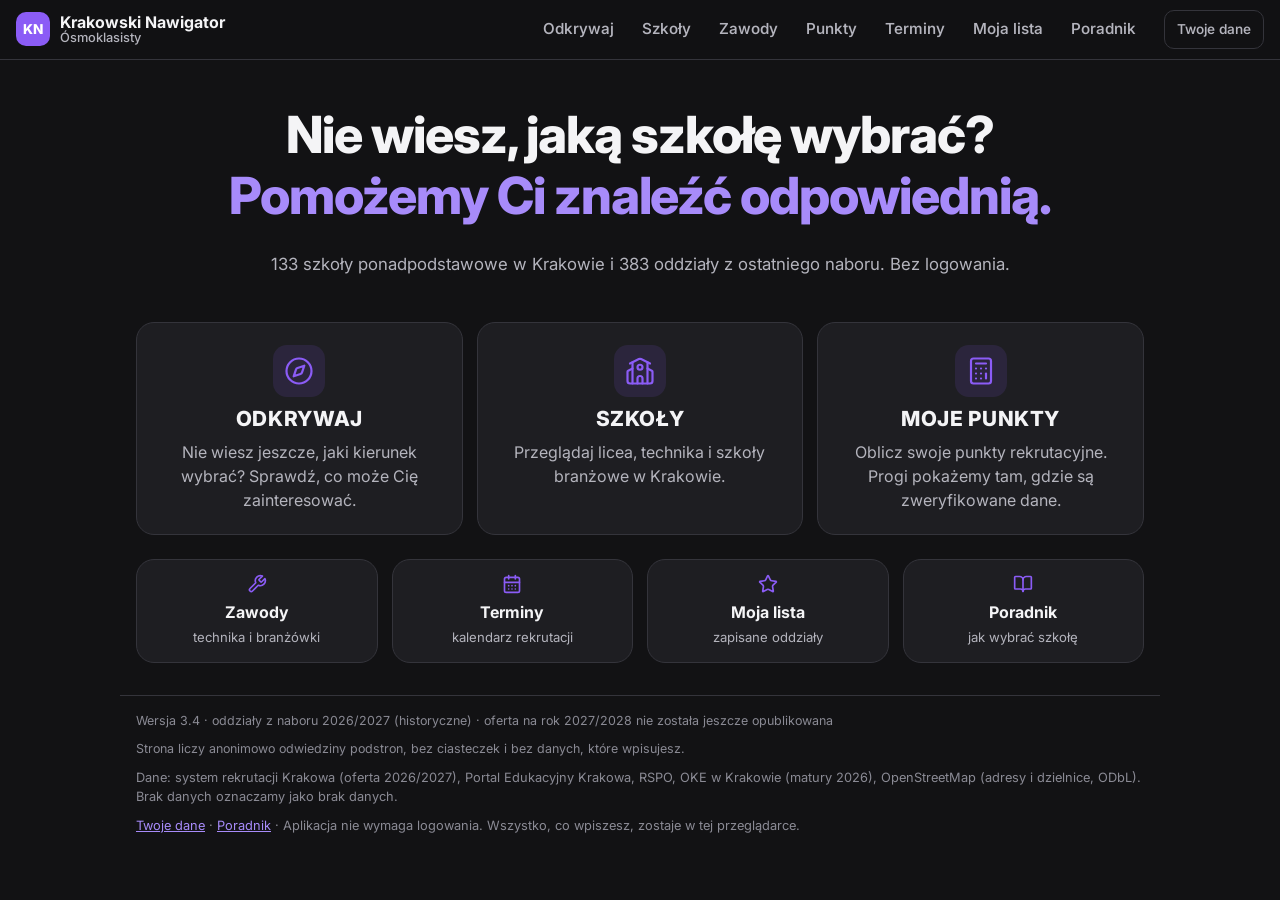
<file: index.html>
<!DOCTYPE html><!--uJ6m1lc11hJgnj4CY8VS1--><html lang="pl"><head><meta charSet="utf-8"/><meta name="viewport" content="width=device-width, initial-scale=1"/><link rel="stylesheet" href="./_next/static/css/73d1a9a34bb48b6f.css" data-precedence="next"/><link rel="preload" as="script" fetchPriority="low" href="./_next/static/chunks/webpack-a5643a0857a769c8.js"/><script src="./_next/static/chunks/4bd1b696-c023c6e3521b1417.js" async=""></script><script src="./_next/static/chunks/255-09fb0d129bb12f51.js" async=""></script><script src="./_next/static/chunks/main-app-1c6d5f36adba588d.js" async=""></script><script src="./_next/static/chunks/961-9081d20b8134d2bf.js" async=""></script><script src="./_next/static/chunks/app/page-89e35cced41f34c0.js" async=""></script><link rel="preconnect" href="https://fonts.googleapis.com"/><link rel="preconnect" href="https://fonts.gstatic.com" crossorigin=""/><meta name="theme-color" content="#121214"/><title>Krakowski Nawigator Ósmoklasisty</title><meta name="description" content="Licea, technika i szkoły branżowe w Krakowie: katalog, quiz zainteresowań, kalkulator punktów i lista preferencji."/><link href="https://fonts.googleapis.com/css2?family=Inter:wght@400;500;600;700;800&amp;display=swap" rel="stylesheet"/><script>window.goatcounter={path:function(p){return p+(location.hash.split('?')[0]||'#/')}};addEventListener('hashchange',function(){var g=window.goatcounter;if(g&&g.count)g.count()});var s=document.createElement('script');s.async=true;s.src='https://gc.zgo.at/count.js';s.setAttribute('data-goatcounter','https://nawigator.goatcounter.com/count');document.head.appendChild(s);</script><script src="./_next/static/chunks/polyfills-42372ed130431b0a.js" noModule=""></script></head><body><div hidden=""><!--$--><!--/$--></div><div class="app "><header class="topbar"><a class="brand" href="#/"><span class="brand-mark" aria-hidden="true">KN</span><span class="brand-text">Krakowski Nawigator <span class="brand-sub">Ósmoklasisty</span></span></a><nav class="topnav" aria-label="Główna nawigacja"><a href="#/odkrywaj" class="">Odkrywaj</a><a href="#/szkoly" class="">Szkoły</a><a href="#/zawody" class="">Zawody</a><a href="#/punkty" class="">Punkty</a><a href="#/terminy" class="">Terminy</a><a href="#/lista" class="">Moja lista</a><a href="#/poradnik" class="">Poradnik</a></nav><a class="data-link " href="#/dane" title="Eksport, import i usuwanie danych">Twoje dane</a></header><main class="main"><div class="start"><section class="hero"><h1>Nie wiesz, jaką szkołę wybrać?<br/><span class="accent">Pomożemy Ci znaleźć odpowiednią.</span></h1><p class="lead">133 szkoły ponadpodstawowe<!-- --> w Krakowie i <!-- -->383 oddziały<!-- --> z ostatniego naboru. Bez logowania.</p></section><div class="paths"><a class="path-card" href="#/odkrywaj"><span class="path-icon" aria-hidden="true"><svg xmlns="http://www.w3.org/2000/svg" width="30" height="30" viewBox="0 0 24 24" fill="none" stroke="currentColor" stroke-width="1.75" stroke-linecap="round" stroke-linejoin="round" class="lucide lucide-compass"><path d="m16.24 7.76-1.804 5.411a2 2 0 0 1-1.265 1.265L7.76 16.24l1.804-5.411a2 2 0 0 1 1.265-1.265z"></path><circle cx="12" cy="12" r="10"></circle></svg></span><span class="path-title">Odkrywaj</span><span class="path-text">Nie wiesz jeszcze, jaki kierunek wybrać? Sprawdź, co może Cię zainteresować.</span></a><a class="path-card" href="#/szkoly"><span class="path-icon" aria-hidden="true"><svg xmlns="http://www.w3.org/2000/svg" width="30" height="30" viewBox="0 0 24 24" fill="none" stroke="currentColor" stroke-width="1.75" stroke-linecap="round" stroke-linejoin="round" class="lucide lucide-school"><path d="M14 22v-4a2 2 0 1 0-4 0v4"></path><path d="m18 10 3.447 1.724a1 1 0 0 1 .553.894V20a2 2 0 0 1-2 2H4a2 2 0 0 1-2-2v-7.382a1 1 0 0 1 .553-.894L6 10"></path><path d="M18 5v17"></path><path d="m4 6 7.106-3.553a2 2 0 0 1 1.788 0L20 6"></path><path d="M6 5v17"></path><circle cx="12" cy="9" r="2"></circle></svg></span><span class="path-title">Szkoły</span><span class="path-text">Przeglądaj licea, technika i szkoły branżowe w Krakowie.</span></a><a class="path-card" href="#/punkty"><span class="path-icon" aria-hidden="true"><svg xmlns="http://www.w3.org/2000/svg" width="30" height="30" viewBox="0 0 24 24" fill="none" stroke="currentColor" stroke-width="1.75" stroke-linecap="round" stroke-linejoin="round" class="lucide lucide-calculator"><rect width="16" height="20" x="4" y="2" rx="2"></rect><line x1="8" x2="16" y1="6" y2="6"></line><line x1="16" x2="16" y1="14" y2="18"></line><path d="M16 10h.01"></path><path d="M12 10h.01"></path><path d="M8 10h.01"></path><path d="M12 14h.01"></path><path d="M8 14h.01"></path><path d="M12 18h.01"></path><path d="M8 18h.01"></path></svg></span><span class="path-title">Moje punkty</span><span class="path-text">Oblicz swoje punkty rekrutacyjne. Progi pokażemy tam, gdzie są zweryfikowane dane.</span></a></div><div class="start-more"><a href="#/zawody"><svg xmlns="http://www.w3.org/2000/svg" width="20" height="20" viewBox="0 0 24 24" fill="none" stroke="currentColor" stroke-width="2" stroke-linecap="round" stroke-linejoin="round" class="lucide lucide-wrench" aria-hidden="true"><path d="M14.7 6.3a1 1 0 0 0 0 1.4l1.6 1.6a1 1 0 0 0 1.4 0l3.77-3.77a6 6 0 0 1-7.94 7.94l-6.91 6.91a2.12 2.12 0 0 1-3-3l6.91-6.91a6 6 0 0 1 7.94-7.94l-3.76 3.76z"></path></svg><span class="sm-title">Zawody</span><span class="sm-sub">technika i branżówki</span></a><a href="#/terminy"><svg xmlns="http://www.w3.org/2000/svg" width="20" height="20" viewBox="0 0 24 24" fill="none" stroke="currentColor" stroke-width="2" stroke-linecap="round" stroke-linejoin="round" class="lucide lucide-calendar-days" aria-hidden="true"><path d="M8 2v4"></path><path d="M16 2v4"></path><rect width="18" height="18" x="3" y="4" rx="2"></rect><path d="M3 10h18"></path><path d="M8 14h.01"></path><path d="M12 14h.01"></path><path d="M16 14h.01"></path><path d="M8 18h.01"></path><path d="M12 18h.01"></path><path d="M16 18h.01"></path></svg><span class="sm-title">Terminy</span><span class="sm-sub">kalendarz rekrutacji</span></a><a href="#/lista"><svg xmlns="http://www.w3.org/2000/svg" width="20" height="20" viewBox="0 0 24 24" fill="none" stroke="currentColor" stroke-width="2" stroke-linecap="round" stroke-linejoin="round" class="lucide lucide-star" aria-hidden="true"><path d="M11.525 2.295a.53.53 0 0 1 .95 0l2.31 4.679a2.123 2.123 0 0 0 1.595 1.16l5.166.756a.53.53 0 0 1 .294.904l-3.736 3.638a2.123 2.123 0 0 0-.611 1.878l.882 5.14a.53.53 0 0 1-.771.56l-4.618-2.428a2.122 2.122 0 0 0-1.973 0L6.396 21.01a.53.53 0 0 1-.77-.56l.881-5.139a2.122 2.122 0 0 0-.611-1.879L2.16 9.795a.53.53 0 0 1 .294-.906l5.165-.755a2.122 2.122 0 0 0 1.597-1.16z"></path></svg><span class="sm-title">Moja lista</span><span class="sm-sub">zapisane oddziały</span></a><a href="#/poradnik"><svg xmlns="http://www.w3.org/2000/svg" width="20" height="20" viewBox="0 0 24 24" fill="none" stroke="currentColor" stroke-width="2" stroke-linecap="round" stroke-linejoin="round" class="lucide lucide-book-open" aria-hidden="true"><path d="M12 7v14"></path><path d="M3 18a1 1 0 0 1-1-1V4a1 1 0 0 1 1-1h5a4 4 0 0 1 4 4 4 4 0 0 1 4-4h5a1 1 0 0 1 1 1v13a1 1 0 0 1-1 1h-6a3 3 0 0 0-3 3 3 3 0 0 0-3-3z"></path></svg><span class="sm-title">Poradnik</span><span class="sm-sub">jak wybrać szkołę</span></a></div></div></main><footer class="footer"><p class="footer-version">Wersja <!-- -->3.4<!-- --> · oddziały z naboru <!-- -->2026/2027<!-- --> (historyczne) · oferta na rok <!-- -->2027/2028<!-- --> nie została jeszcze opublikowana</p><p class="footer-version">Strona liczy anonimowo odwiedziny podstron, bez ciasteczek i bez danych, które wpisujesz.</p><p>Dane: system rekrutacji Krakowa (oferta <!-- -->2026/2027<!-- -->), Portal Edukacyjny Krakowa, RSPO, OKE w Krakowie (matury 2026), OpenStreetMap (adresy i dzielnice, ODbL). Brak danych oznaczamy jako brak danych.</p><p><a href="#/dane">Twoje dane</a> · <a href="#/poradnik">Poradnik</a> · Aplikacja nie wymaga logowania. Wszystko, co wpiszesz, zostaje w tej przeglądarce.</p></footer><nav class="tabbar" aria-label="Nawigacja"><a href="#/odkrywaj" class=""><span class="tab-icon" aria-hidden="true"><svg xmlns="http://www.w3.org/2000/svg" width="20" height="20" viewBox="0 0 24 24" fill="none" stroke="currentColor" stroke-width="1.75" stroke-linecap="round" stroke-linejoin="round" class="lucide lucide-compass"><path d="m16.24 7.76-1.804 5.411a2 2 0 0 1-1.265 1.265L7.76 16.24l1.804-5.411a2 2 0 0 1 1.265-1.265z"></path><circle cx="12" cy="12" r="10"></circle></svg></span><span class="tab-label">Odkrywaj</span></a><a href="#/szkoly" class=""><span class="tab-icon" aria-hidden="true"><svg xmlns="http://www.w3.org/2000/svg" width="20" height="20" viewBox="0 0 24 24" fill="none" stroke="currentColor" stroke-width="1.75" stroke-linecap="round" stroke-linejoin="round" class="lucide lucide-school"><path d="M14 22v-4a2 2 0 1 0-4 0v4"></path><path d="m18 10 3.447 1.724a1 1 0 0 1 .553.894V20a2 2 0 0 1-2 2H4a2 2 0 0 1-2-2v-7.382a1 1 0 0 1 .553-.894L6 10"></path><path d="M18 5v17"></path><path d="m4 6 7.106-3.553a2 2 0 0 1 1.788 0L20 6"></path><path d="M6 5v17"></path><circle cx="12" cy="9" r="2"></circle></svg></span><span class="tab-label">Szkoły</span></a><a href="#/zawody" class=""><span class="tab-icon" aria-hidden="true"><svg xmlns="http://www.w3.org/2000/svg" width="20" height="20" viewBox="0 0 24 24" fill="none" stroke="currentColor" stroke-width="1.75" stroke-linecap="round" stroke-linejoin="round" class="lucide lucide-wrench"><path d="M14.7 6.3a1 1 0 0 0 0 1.4l1.6 1.6a1 1 0 0 0 1.4 0l3.77-3.77a6 6 0 0 1-7.94 7.94l-6.91 6.91a2.12 2.12 0 0 1-3-3l6.91-6.91a6 6 0 0 1 7.94-7.94l-3.76 3.76z"></path></svg></span><span class="tab-label">Zawody</span></a><a href="#/punkty" class=""><span class="tab-icon" aria-hidden="true"><svg xmlns="http://www.w3.org/2000/svg" width="20" height="20" viewBox="0 0 24 24" fill="none" stroke="currentColor" stroke-width="1.75" stroke-linecap="round" stroke-linejoin="round" class="lucide lucide-calculator"><rect width="16" height="20" x="4" y="2" rx="2"></rect><line x1="8" x2="16" y1="6" y2="6"></line><line x1="16" x2="16" y1="14" y2="18"></line><path d="M16 10h.01"></path><path d="M12 10h.01"></path><path d="M8 10h.01"></path><path d="M12 14h.01"></path><path d="M8 14h.01"></path><path d="M12 18h.01"></path><path d="M8 18h.01"></path></svg></span><span class="tab-label">Punkty</span></a><a href="#/terminy" class=""><span class="tab-icon" aria-hidden="true"><svg xmlns="http://www.w3.org/2000/svg" width="20" height="20" viewBox="0 0 24 24" fill="none" stroke="currentColor" stroke-width="1.75" stroke-linecap="round" stroke-linejoin="round" class="lucide lucide-calendar-days"><path d="M8 2v4"></path><path d="M16 2v4"></path><rect width="18" height="18" x="3" y="4" rx="2"></rect><path d="M3 10h18"></path><path d="M8 14h.01"></path><path d="M12 14h.01"></path><path d="M16 14h.01"></path><path d="M8 18h.01"></path><path d="M12 18h.01"></path><path d="M16 18h.01"></path></svg></span><span class="tab-label">Terminy</span></a><a href="#/lista" class=""><span class="tab-icon" aria-hidden="true"><svg xmlns="http://www.w3.org/2000/svg" width="20" height="20" viewBox="0 0 24 24" fill="none" stroke="currentColor" stroke-width="1.75" stroke-linecap="round" stroke-linejoin="round" class="lucide lucide-star"><path d="M11.525 2.295a.53.53 0 0 1 .95 0l2.31 4.679a2.123 2.123 0 0 0 1.595 1.16l5.166.756a.53.53 0 0 1 .294.904l-3.736 3.638a2.123 2.123 0 0 0-.611 1.878l.882 5.14a.53.53 0 0 1-.771.56l-4.618-2.428a2.122 2.122 0 0 0-1.973 0L6.396 21.01a.53.53 0 0 1-.77-.56l.881-5.139a2.122 2.122 0 0 0-.611-1.879L2.16 9.795a.53.53 0 0 1 .294-.906l5.165-.755a2.122 2.122 0 0 0 1.597-1.16z"></path></svg></span><span class="tab-label">Lista</span></a><a href="#/poradnik" class=""><span class="tab-icon" aria-hidden="true"><svg xmlns="http://www.w3.org/2000/svg" width="20" height="20" viewBox="0 0 24 24" fill="none" stroke="currentColor" stroke-width="1.75" stroke-linecap="round" stroke-linejoin="round" class="lucide lucide-book-open"><path d="M12 7v14"></path><path d="M3 18a1 1 0 0 1-1-1V4a1 1 0 0 1 1-1h5a4 4 0 0 1 4 4 4 4 0 0 1 4-4h5a1 1 0 0 1 1 1v13a1 1 0 0 1-1 1h-6a3 3 0 0 0-3 3 3 3 0 0 0-3-3z"></path></svg></span><span class="tab-label">Poradnik</span></a></nav></div><!--$--><!--/$--><script src="./_next/static/chunks/webpack-a5643a0857a769c8.js" id="_R_" async=""></script><script>(self.__next_f=self.__next_f||[]).push([0])</script><script>self.__next_f.push([1,"1:\"$Sreact.fragment\"\n2:I[9766,[],\"\"]\n3:I[8924,[],\"\"]\n4:I[1959,[],\"ClientPageRoot\"]\n5:I[2499,[\"961\",\"static/chunks/961-9081d20b8134d2bf.js\",\"974\",\"static/chunks/app/page-89e35cced41f34c0.js\"],\"default\"]\n8:I[4431,[],\"OutletBoundary\"]\na:I[5278,[],\"AsyncMetadataOutlet\"]\nc:I[4431,[],\"ViewportBoundary\"]\ne:I[4431,[],\"MetadataBoundary\"]\nf:\"$Sreact.suspense\"\n11:I[7150,[],\"\"]\n:HL[\"./_next/static/css/73d1a9a34bb48b6f.css\",\"style\"]\n"])</script><script>self.__next_f.push([1,"0:{\"P\":null,\"b\":\"uJ6m1lc11hJgnj4CY8VS1\",\"p\":\".\",\"c\":[\"\",\"\"],\"i\":false,\"f\":[[[\"\",{\"children\":[\"__PAGE__\",{}]},\"$undefined\",\"$undefined\",true],[\"\",[\"$\",\"$1\",\"c\",{\"children\":[[[\"$\",\"link\",\"0\",{\"rel\":\"stylesheet\",\"href\":\"./_next/static/css/73d1a9a34bb48b6f.css\",\"precedence\":\"next\",\"crossOrigin\":\"$undefined\",\"nonce\":\"$undefined\"}]],[\"$\",\"html\",null,{\"lang\":\"pl\",\"children\":[[\"$\",\"head\",null,{\"children\":[[\"$\",\"link\",null,{\"rel\":\"preconnect\",\"href\":\"https://fonts.googleapis.com\"}],[\"$\",\"link\",null,{\"rel\":\"preconnect\",\"href\":\"https://fonts.gstatic.com\",\"crossOrigin\":\"\"}],[\"$\",\"link\",null,{\"href\":\"https://fonts.googleapis.com/css2?family=Inter:wght@400;500;600;700;800\u0026display=swap\",\"rel\":\"stylesheet\"}],[\"$\",\"script\",null,{\"dangerouslySetInnerHTML\":{\"__html\":\"window.goatcounter={path:function(p){return p+(location.hash.split('?')[0]||'#/')}};addEventListener('hashchange',function(){var g=window.goatcounter;if(g\u0026\u0026g.count)g.count()});var s=document.createElement('script');s.async=true;s.src='https://gc.zgo.at/count.js';s.setAttribute('data-goatcounter','https://nawigator.goatcounter.com/count');document.head.appendChild(s);\"}}]]}],[\"$\",\"body\",null,{\"children\":[\"$\",\"$L2\",null,{\"parallelRouterKey\":\"children\",\"error\":\"$undefined\",\"errorStyles\":\"$undefined\",\"errorScripts\":\"$undefined\",\"template\":[\"$\",\"$L3\",null,{}],\"templateStyles\":\"$undefined\",\"templateScripts\":\"$undefined\",\"notFound\":[[[\"$\",\"title\",null,{\"children\":\"404: This page could not be found.\"}],[\"$\",\"div\",null,{\"style\":{\"fontFamily\":\"system-ui,\\\"Segoe UI\\\",Roboto,Helvetica,Arial,sans-serif,\\\"Apple Color Emoji\\\",\\\"Segoe UI Emoji\\\"\",\"height\":\"100vh\",\"textAlign\":\"center\",\"display\":\"flex\",\"flexDirection\":\"column\",\"alignItems\":\"center\",\"justifyContent\":\"center\"},\"children\":[\"$\",\"div\",null,{\"children\":[[\"$\",\"style\",null,{\"dangerouslySetInnerHTML\":{\"__html\":\"body{color:#000;background:#fff;margin:0}.next-error-h1{border-right:1px solid rgba(0,0,0,.3)}@media (prefers-color-scheme:dark){body{color:#fff;background:#000}.next-error-h1{border-right:1px solid rgba(255,255,255,.3)}}\"}}],[\"$\",\"h1\",null,{\"className\":\"next-error-h1\",\"style\":{\"display\":\"inline-block\",\"margin\":\"0 20px 0 0\",\"padding\":\"0 23px 0 0\",\"fontSize\":24,\"fontWeight\":500,\"verticalAlign\":\"top\",\"lineHeight\":\"49px\"},\"children\":404}],[\"$\",\"div\",null,{\"style\":{\"display\":\"inline-block\"},\"children\":[\"$\",\"h2\",null,{\"style\":{\"fontSize\":14,\"fontWeight\":400,\"lineHeight\":\"49px\",\"margin\":0},\"children\":\"This page could not be found.\"}]}]]}]}]],[]],\"forbidden\":\"$undefined\",\"unauthorized\":\"$undefined\"}]}]]}]]}],{\"children\":[\"__PAGE__\",[\"$\",\"$1\",\"c\",{\"children\":[[\"$\",\"$L4\",null,{\"Component\":\"$5\",\"searchParams\":{},\"params\":{},\"promises\":[\"$@6\",\"$@7\"]}],null,[\"$\",\"$L8\",null,{\"children\":[\"$L9\",[\"$\",\"$La\",null,{\"promise\":\"$@b\"}]]}]]}],{},null,false]},null,false],[\"$\",\"$1\",\"h\",{\"children\":[null,[[\"$\",\"$Lc\",null,{\"children\":\"$Ld\"}],null],[\"$\",\"$Le\",null,{\"children\":[\"$\",\"div\",null,{\"hidden\":true,\"children\":[\"$\",\"$f\",null,{\"fallback\":null,\"children\":\"$L10\"}]}]}]]}],false]],\"m\":\"$undefined\",\"G\":[\"$11\",[]],\"s\":false,\"S\":true}\n"])</script><script>self.__next_f.push([1,"6:{}\n7:\"$0:f:0:1:2:children:1:props:children:0:props:params\"\n"])</script><script>self.__next_f.push([1,"d:[[\"$\",\"meta\",\"0\",{\"charSet\":\"utf-8\"}],[\"$\",\"meta\",\"1\",{\"name\":\"viewport\",\"content\":\"width=device-width, initial-scale=1\"}],[\"$\",\"meta\",\"2\",{\"name\":\"theme-color\",\"content\":\"#121214\"}]]\n9:null\n"])</script><script>self.__next_f.push([1,"b:{\"metadata\":[[\"$\",\"title\",\"0\",{\"children\":\"Krakowski Nawigator Ósmoklasisty\"}],[\"$\",\"meta\",\"1\",{\"name\":\"description\",\"content\":\"Licea, technika i szkoły branżowe w Krakowie: katalog, quiz zainteresowań, kalkulator punktów i lista preferencji.\"}]],\"error\":null,\"digest\":\"$undefined\"}\n"])</script><script>self.__next_f.push([1,"10:\"$b:metadata\"\n"])</script></body></html>
</file>
<file: _next/static/css/73d1a9a34bb48b6f.css>
:root{--bg:#121214;--card:#1e1e22;--card-2:#26262b;--line:#34343b;--text:#f4f4f6;--text-2:#b4b4bd;--text-3:#8a8a94;--accent:#8b5cf6;--accent-2:#a78bfa;--accent-bg:rgba(139,92,246,0.16);--sec:#0ea5e9;--green:#22c55e;--yellow:#eab308;--red:#ef4444;--gray:#71717a;--blue:#0ea5e9;--warn-bg:rgba(234,179,8,0.12);--radius:14px;--tabbar:64px;color-scheme:dark}*{box-sizing:border-box}html{-webkit-text-size-adjust:100%}body{margin:0;background:var(--bg);color:var(--text);font-family:Inter,Plus Jakarta Sans,system-ui,-apple-system,Segoe UI,Roboto,sans-serif;font-size:16px;line-height:1.5}body.sheet-open{overflow:hidden}a{color:var(--accent-2)}a:hover{color:#c4b5fd}h1,h2,h3,h4{line-height:1.2;margin:0 0 .5em}h1{font-size:clamp(1.7rem,4vw,2.4rem);font-weight:800;letter-spacing:-.02em}h2{font-size:1.25rem;font-weight:700}h3{font-size:1.05rem;margin-top:1.1em}h3,h4{font-weight:650}h4{font-size:.95rem}p{margin:0 0 .75em}button,input,select,textarea{font:inherit;color:inherit}:focus-visible{outline:2px solid var(--accent-2);outline-offset:2px}.muted{color:var(--text-2)}.small{font-size:.86rem}.center{text-align:center}.accent{color:var(--accent-2)}.error{color:#fca5a5}.ok{background:rgba(34,197,94,.12);border:1px solid rgba(34,197,94,.35);padding:10px 14px;border-radius:10px}.note{background:var(--warn-bg);border-left:3px solid var(--yellow);padding:8px 12px;border-radius:6px;color:#fde68a}.row{display:flex;gap:10px;align-items:center}.row.wrap{flex-wrap:wrap}.row.between{justify-content:space-between}.stack{display:grid;grid-gap:12px;gap:12px;margin:16px 0}.print-only{display:none}.app{min-height:100vh;padding-bottom:calc(var(--tabbar) + env(safe-area-inset-bottom))}.topbar{position:-webkit-sticky;position:sticky;top:0;z-index:30;gap:16px;padding:10px 16px;background:rgba(18,18,20,.92);-webkit-backdrop-filter:blur(10px);backdrop-filter:blur(10px);border-bottom:1px solid var(--line)}.brand,.topbar{display:flex;align-items:center}.brand{gap:10px;color:var(--text);text-decoration:none;font-weight:700}.brand-mark{display:grid;place-items:center;width:34px;height:34px;border-radius:10px;background:var(--accent);color:white;font-size:.85rem;font-weight:800}.brand-text{line-height:1.1}.brand-sub{display:block;font-weight:500;color:var(--text-2);font-size:.8rem}.topnav{display:none;gap:4px;margin-left:auto}.data-link,.topnav a{color:var(--text-2);text-decoration:none;padding:8px 12px;border-radius:10px;font-weight:550;font-size:.95rem;white-space:nowrap}.data-link:hover,.topnav a:hover{background:var(--card);color:var(--text)}.data-link.active,.topnav a.active{background:var(--accent-bg);color:var(--text)}.data-link{margin-left:auto;font-size:.85rem;border:1px solid var(--line)}.count,.tab-count{display:inline-grid;place-items:center;min-width:20px;height:20px;padding:0 6px;margin-left:6px;border-radius:10px;background:var(--accent);color:white;font-size:.72rem;font-weight:700}.preview-banner{padding:8px 16px;background:#1b1830;border-bottom:1px solid #2e2850;color:#d8ccff;font-size:.85rem}.main{max-width:1040px;margin:0 auto;padding:20px 16px 32px}.app-wide .main{max-width:none;padding:0}.footer{max-width:1040px;margin:0 auto;padding:16px;color:var(--text-3);font-size:.8rem;border-top:1px solid var(--line)}.app-wide .footer{display:none}.tabbar{position:fixed;left:0;right:0;bottom:0;z-index:40;display:grid;grid-template-columns:repeat(7,minmax(0,1fr));height:calc(var(--tabbar) + env(safe-area-inset-bottom));padding-bottom:env(safe-area-inset-bottom);background:rgba(24,24,27,.97);border-top:1px solid var(--line)}.tabbar a{position:relative;display:flex;flex-direction:column;align-items:center;justify-content:center;gap:2px;color:var(--text-3);text-decoration:none;font-size:.68rem;font-weight:600}.tabbar a.active{color:var(--text)}.tabbar a.active .tab-icon{background:var(--accent-bg)}.tab-icon{font-size:1.2rem;padding:2px 10px;border-radius:12px}.tab-label{max-width:100%;overflow:hidden;text-overflow:ellipsis;white-space:nowrap;font-size:.64rem}.tab-count{position:absolute;top:4px;right:calc(50% - 22px);margin:0;min-width:18px;height:18px;font-size:.65rem}@media (min-width:900px){.topnav{display:flex}.data-link{margin-left:0}.tabbar{display:none}.app{padding-bottom:0}}.card{background:var(--card);border:1px solid var(--line);border-radius:var(--radius);padding:16px;margin-bottom:14px}.card.highlight{border-color:var(--accent);background:linear-gradient(180deg,rgba(139,92,246,.12),var(--card))}.card.danger{border-color:rgba(239,68,68,.35)}.btn{display:inline-flex;align-items:center;justify-content:center;gap:6px;min-height:42px;padding:8px 16px;border-radius:10px;border:1px solid var(--line);background:var(--card-2);font-weight:600;text-decoration:none;cursor:pointer;white-space:nowrap}.btn,.btn:hover{color:var(--text)}.btn:hover{border-color:#4a4a53}.btn:disabled{opacity:.45;cursor:not-allowed}.btn-primary{background:var(--accent);border-color:var(--accent);color:white}.btn-primary:hover{background:#7c4ff0;color:white}.btn-accent{border-color:var(--accent);background:var(--accent-bg)}.btn-saved{background:rgba(14,165,233,.14);border-color:rgba(14,165,233,.5);color:#bae6fd}.btn-ghost{background:transparent;border-color:transparent;color:var(--text-2)}.btn-ghost:hover{background:var(--card-2)}.btn-small{min-height:34px;padding:5px 12px;font-size:.88rem}.btn-block{width:100%}.btn-danger{background:var(--red);border-color:var(--red);color:white}.btn-danger-outline{border-color:rgba(239,68,68,.6);color:#fca5a5;background:transparent}.link{background:none;border:0;color:var(--accent-2);text-decoration:underline;cursor:pointer;padding:0 4px}.chip,.tag{display:inline-flex;align-items:center;padding:4px 10px;border-radius:999px;font-size:.82rem;border:1px solid var(--line);background:var(--card-2);color:var(--text)}button.chip{cursor:pointer;min-height:34px}.chip-on{background:var(--accent-bg);border-color:var(--accent)}.chip-link{text-decoration:none}.chips,.chips-grid,.subjects{display:flex;flex-wrap:wrap;gap:6px}.chips-grid{margin:10px 0 16px}.tag{font-size:.74rem;padding:2px 8px;color:var(--text-2)}.tag-accent{border-color:rgba(139,92,246,.5);color:#ddd6fe}.tag-warn{border-color:rgba(234,179,8,.5);color:#fde68a;margin-left:6px}.seg{display:inline-flex;border:1px solid var(--line);border-radius:10px;overflow:hidden;background:var(--card-2)}.seg button{border:0;background:transparent;padding:8px 12px;min-height:40px;cursor:pointer;color:var(--text-2);font-weight:600}.seg button.on{background:var(--accent);color:white}.status{flex:none;display:inline-flex;align-items:center;gap:6px;padding:4px 10px;border-radius:8px;font-size:.72rem;font-weight:800;letter-spacing:.04em;border:1px solid;white-space:nowrap;height:-moz-fit-content;height:fit-content}.status:before{content:"";width:8px;height:8px;border-radius:50%;background:currentColor}.status-blue{color:#7dd3fc;border-color:rgba(14,165,233,.5);background:rgba(14,165,233,.1)}.status-gray{color:#d4d4d8;border-color:#52525b;background:rgba(113,113,122,.15)}.status-green{color:#86efac;border-color:rgba(34,197,94,.5);background:rgba(34,197,94,.1)}.status-yellow{color:#fde047;border-color:rgba(234,179,8,.5);background:rgba(234,179,8,.1)}.status-red{color:#fca5a5;border-color:rgba(239,68,68,.5);background:rgba(239,68,68,.1)}.facts{display:grid;grid-gap:0;gap:0;margin:10px 0}.facts div{display:grid;grid-template-columns:minmax(120px,34%) 1fr;grid-gap:10px;gap:10px;padding:7px 0;border-top:1px solid var(--line);align-items:baseline}.facts div:first-child{border-top:0}.facts dt{color:var(--text-3);font-size:.88rem}.facts dd{margin:0;overflow-wrap:anywhere}ul.plain{list-style:none;padding:0;margin:0 0 8px}input[inputmode],input[type=search],select,textarea{background:#17171a;border:1px solid var(--line);border-radius:10px;padding:9px 12px;min-height:42px;width:100%}select{width:auto;max-width:100%}textarea.code{width:100%;font-family:ui-monospace,Menlo,monospace;font-size:.8rem;margin:10px 0}input[type=file]{margin:8px 0;max-width:100%}.hero{padding:24px 0 8px}.hero h1{font-size:clamp(2rem,6vw,3.2rem)}.lead{color:var(--text-2);font-size:1.05rem;max-width:60ch}.paths{display:grid;grid-gap:14px;gap:14px;margin:24px 0}@media (min-width:760px){.paths{grid-template-columns:repeat(3,1fr)}}.path-card{display:grid;grid-gap:6px;gap:6px;justify-items:start;padding:22px;border-radius:18px;background:var(--card);border:1px solid var(--line);color:var(--text);text-decoration:none;transition:border-color .15s,transform .15s}.path-card:hover{border-color:rgba(139,92,246,.55);background:#232328;transform:translateY(-2px);color:var(--text)}.path-icon{display:inline-flex;align-items:center;justify-content:center;width:52px;height:52px;border-radius:14px;color:var(--accent);background:rgba(139,92,246,.12)}@media (prefers-reduced-motion:reduce){.path-card,.path-card:hover{transform:none;transition:none}}.path-title{font-size:1.3rem;font-weight:800;text-transform:uppercase;letter-spacing:.03em}.path-text{color:var(--text-2)}.start-more{display:flex;flex-wrap:wrap;gap:10px}.start-more a{display:inline-flex;gap:8px;padding:10px 14px;border-radius:12px;background:var(--card);border:1px solid var(--line);text-decoration:none;color:var(--text)}.page-head{margin-bottom:18px}.section-title{margin-top:28px}.types{display:grid;grid-gap:14px;gap:14px}@media (min-width:860px){.types{grid-template-columns:repeat(3,1fr)}}.type-card{display:flex;flex-direction:column}.type-card .btn{margin-top:auto;align-self:flex-start}.quiz-cta{display:grid;grid-gap:12px;gap:12px}@media (min-width:700px){.quiz-cta{grid-template-columns:1fr auto;align-items:center}}.quiz{max-width:680px;margin:0 auto}.quiz-top{display:flex;justify-content:space-between;align-items:center;margin-bottom:8px}.bar,.progress{height:8px;background:var(--card-2);border-radius:99px;overflow:hidden}.bar span,.progress span{display:block;height:100%;background:linear-gradient(90deg,var(--accent),var(--sec));border-radius:99px;transition:width .25s}.question{margin:22px 0 12px}.q-intro{color:var(--text-2);margin-bottom:6px}.q-text{font-size:clamp(1.3rem,4vw,1.7rem)}.answers{display:grid;grid-gap:10px;gap:10px;margin-top:14px}.answers-grid{grid-template-columns:repeat(2,1fr)}.answer{text-align:left;padding:14px 16px;min-height:54px;border-radius:12px;background:var(--card);border:1px solid var(--line);cursor:pointer;font-weight:500}.answer.selected,.answer:hover:not(:disabled){border-color:var(--accent)}.answer.selected{background:var(--accent-bg)}.answer:disabled{opacity:.45;cursor:not-allowed}.quiz-actions{display:flex;justify-content:flex-end;margin:10px 0 18px}.results{display:grid;grid-gap:12px;gap:12px}.result-card.is-top{border-color:rgba(139,92,246,.6)}.result-head{display:flex;justify-content:space-between;align-items:baseline;gap:10px}.score{font-size:1.4rem;font-weight:800;color:var(--accent-2)}.result-card .bar{margin-bottom:10px}.catalog-bar{position:-webkit-sticky;position:sticky;top:55px;z-index:20;display:flex;gap:8px;padding:10px 16px;background:var(--bg);border-bottom:1px solid var(--line);flex-wrap:wrap}.catalog-bar .search{flex:1 1 220px}.filters{margin:12px 16px 0}.filter-group,.filter-row{margin-bottom:12px}.filter-row{display:grid;grid-gap:10px;gap:10px;grid-template-columns:repeat(auto-fit,minmax(190px,1fr))}.filter-row label{display:grid;grid-gap:4px;gap:4px;font-size:.86rem;color:var(--text-2)}.filter-row select{width:100%}.info-line{margin:10px 16px 0;padding:8px 12px;border-radius:10px;background:var(--accent-bg);font-size:.88rem}.app-wide{height:100vh;height:100dvh;display:flex;flex-direction:column;overflow:hidden}.app-wide .main{flex:1 1;min-height:0;display:flex;flex-direction:column}.app-wide .topbar{position:relative}.catalog{flex:1 1;min-height:0;display:flex;flex-direction:column}.catalog>.catalog-bar{display:grid;grid-template-columns:minmax(0,1fr) auto;grid-gap:8px;gap:8px;padding:10px 12px;background:var(--bg);border-bottom:1px solid var(--line)}.cb-search{position:relative}.cb-search .search{padding-left:38px}.cb-search-icon{position:absolute;left:12px;top:50%;transform:translateY(-50%);color:var(--text-3);pointer-events:none}.cb-filters .count{margin-left:2px}.cb-tools{grid-column:1/-1;display:flex;gap:8px;justify-content:space-between}.cb-tools .seg{flex:1 1}.cb-tools .seg button{flex:1 1;display:inline-flex;align-items:center;justify-content:center;gap:6px;min-height:38px;padding:6px 10px}.active-chips{grid-column:1/-1;display:flex;gap:6px;overflow-x:auto;scrollbar-width:none;align-items:center;padding-bottom:2px}.active-chips::-webkit-scrollbar{display:none}.chip-x{flex:none;gap:6px;white-space:nowrap;min-height:32px}.chip-x svg{opacity:.8}.active-chips .link{flex:none;white-space:nowrap}.catalog-body{flex:1 1;min-height:0;position:relative;display:grid;grid-template-columns:minmax(0,1fr)}.catalog-list{overflow-y:auto;padding:12px 12px 24px;min-height:0;overscroll-behavior:contain}.catalog-map{display:none;padding:10px 12px 8px;min-height:0;flex-direction:column}.show-map .catalog-map{display:flex}.show-map .catalog-list{display:none}.count-line{margin-bottom:10px}.count-big{color:var(--text);font-size:1rem}.catalog .info-line{margin:0 0 10px;padding:8px 12px;border-radius:10px;background:var(--accent-bg);font-size:.88rem}.filters-pane{position:fixed;left:0;right:0;bottom:0;z-index:70;max-height:88dvh;display:flex;flex-direction:column;background:var(--bg);border-top:1px solid var(--line);border-radius:20px 20px 0 0;transform:translateY(105%);transition:transform .22s ease;visibility:hidden}.filters-open .filters-pane{transform:none;visibility:visible}.fp-scrim{position:fixed;inset:0;z-index:65;background:rgba(0,0,0,.55)}.fp-head{display:flex;justify-content:space-between;align-items:center;padding:10px 12px 6px 16px;border-bottom:1px solid var(--line)}.fp-head h2{margin:0;font-size:1.15rem}.fp-close{min-height:40px;padding:6px 10px}.filters-pane .filters{flex:1 1;min-height:0;overflow-y:auto;padding:4px 16px 12px;overscroll-behavior:contain}.fp-foot{display:grid;grid-template-columns:auto 1fr;grid-gap:10px;gap:10px;padding:10px 16px calc(10px + env(safe-area-inset-bottom));border-top:1px solid var(--line);background:var(--bg)}.filters-pane .filter-group{padding:14px 0;border-bottom:1px solid var(--line);margin:0}.filters-pane .filter-group:last-child{border-bottom:0}.filters-pane .filter-group h3{margin:0 0 10px;font-size:.8rem;font-weight:700;text-transform:uppercase;letter-spacing:.05em;color:var(--text-2);display:flex;align-items:center;gap:6px}.filters-pane .filter-group h3 .muted{text-transform:none;letter-spacing:0;font-weight:500}.filters-pane .filter-group h4{margin:12px 0 8px;font-size:.9rem}.filters-pane .filter-group .chips{gap:8px}.filters-pane .filter-group .chip{min-height:38px;padding:6px 12px;font-size:.88rem}.fg-inline{display:grid;grid-gap:6px;gap:6px;margin-top:10px;font-weight:600;font-size:.9rem}.fg-inline select,select.full{width:100%}.fg-more summary{list-style:none;cursor:pointer;display:flex;justify-content:space-between;align-items:center}.fg-more summary::-webkit-details-marker{display:none}.fg-more summary h3{margin:0}.fg-more summary:after{content:"";width:9px;height:9px;border-right:2px solid var(--text-2);border-bottom:2px solid var(--text-2);transform:rotate(45deg);margin:-4px 4px 0 0;transition:transform .15s}.fg-more[open] summary:after{transform:rotate(-135deg);margin-top:4px}.fg-more[open] summary{margin-bottom:10px}.filters-pane .filter-row{display:grid;grid-gap:10px;gap:10px;grid-template-columns:1fr;margin-top:12px}.filters-pane .filter-row label{display:grid;grid-gap:4px;gap:4px;font-size:.86rem;color:var(--text-2)}.filters-pane .filter-row select{width:100%}.filters-pane .stop-picker{flex:none}@media (min-width:900px){.catalog>.catalog-bar{grid-template-columns:minmax(0,1fr) auto;align-items:center;padding:10px 16px}.cb-filters,.fp-foot,.fp-head,.fp-scrim{display:none}.cb-search{grid-column:1;grid-row:1;max-width:560px}.cb-tools{grid-column:2;grid-row:1;justify-content:flex-end}.cb-tools .seg{flex:none}.catalog-body{grid-template-columns:300px minmax(0,1fr)}.filters-pane{position:static;transform:none;visibility:visible;max-height:none;border-radius:0;border-top:0;border-right:1px solid var(--line);transition:none;z-index:auto;min-height:0}.filters-pane .filters{padding:0 18px 18px}.catalog-list{padding:14px 18px 24px}.catalog-map{padding:14px 18px 10px}}@media (min-width:1200px){.catalog-body{grid-template-columns:300px minmax(0,1fr) minmax(0,1.1fr)}.view-toggle{display:none!important}.catalog-list,.show-map .catalog-list{display:block}.catalog-map,.show-map .catalog-map{display:flex;border-left:1px solid var(--line)}}.map{position:relative;flex:1 1;min-height:260px;background:#17171b;border:1px solid var(--line);border-radius:var(--radius);overflow:hidden}.map>svg{position:absolute;inset:0;display:block;touch-action:none;-moz-user-select:none;user-select:none;-webkit-user-select:none;cursor:-webkit-grab;cursor:grab}.map>svg.dragging{cursor:-webkit-grabbing;cursor:grabbing}.districts path{fill:#222228;stroke:#3a3a44;stroke-width:1;vector-effect:non-scaling-stroke}.districts path:hover{fill:#2a2a32}.markers circle{stroke:#121214;stroke-width:1.5;vector-effect:non-scaling-stroke;cursor:pointer}.m-lo{fill:#a78bfa;background:#a78bfa}.m-tech{fill:#38bdf8;background:#38bdf8}.m-bran{fill:#fbbf24;background:#fbbf24}.m-origin{background:#ef4444}.markers circle:hover{stroke:white}.markers circle.sel{stroke:white;stroke-width:3}.map-ctrl{position:absolute;right:10px;top:10px;display:grid;grid-gap:6px;gap:6px}.map-ctrl button{display:grid;place-items:center;width:40px;height:40px;border-radius:10px;border:1px solid var(--line);background:rgba(30,30,34,.94);color:var(--text);cursor:pointer;box-shadow:0 4px 12px rgba(0,0,0,.35)}.map-ctrl button:hover:not(:disabled){border-color:var(--accent)}.map-ctrl button:disabled{opacity:.4;cursor:default}.map-legend{position:absolute;left:10px;bottom:10px;display:flex;flex-wrap:wrap;gap:4px 12px;padding:6px 10px;border-radius:10px;background:rgba(18,18,20,.85);font-size:.78rem;color:var(--text-2);pointer-events:none}.map-legend i{display:inline-block;width:10px;height:10px;border-radius:50%;margin-right:5px;vertical-align:-1px}.map-sel{position:absolute;left:10px;top:10px;right:60px;padding:6px 10px;border-radius:10px;background:rgba(18,18,20,.88);font-size:.85rem;font-weight:600;pointer-events:none;width:-moz-fit-content;width:fit-content;max-width:calc(100% - 70px)}.map-note{margin:6px 0 0}.school-row{display:grid;grid-gap:4px;gap:4px;width:100%;text-align:left;cursor:pointer;margin-bottom:8px}.school-row:hover{border-color:var(--accent)}.sr-name{font-weight:650}.sr-meta{display:flex;flex-wrap:wrap;gap:8px;align-items:center}.sr-match{font-size:.82rem;font-weight:650;color:var(--accent-2)}.sr-classes{display:grid;grid-gap:2px;gap:2px;margin-top:4px;padding-left:10px;border-left:2px solid var(--accent-bg)}.sr-class{font-size:.86rem;color:var(--text-2);overflow:hidden;text-overflow:ellipsis;white-space:nowrap}.empty{text-align:center}@media (max-width:599px){.catalog-list .card{padding:12px 14px;margin-bottom:10px}.catalog-list .class-card{gap:6px}.catalog-list .cc-title{font-size:1rem}.catalog-list .btn{min-height:38px;padding:6px 12px;font-size:.9rem}.map-note{font-size:.78rem}}.class-card{display:grid;grid-gap:8px;gap:8px}.cc-school{justify-self:start;background:none;border:0;padding:0;color:var(--accent-2);font-weight:650;text-align:left;cursor:pointer;font-size:.92rem}.cc-school:hover{text-decoration:underline}.cc-head{display:flex;justify-content:space-between;gap:10px;align-items:flex-start}.cc-title{font-size:1.08rem;margin:0 0 4px}.cc-sub{font-weight:500;color:var(--text-2)}.cc-meta{display:flex;flex-wrap:wrap;gap:6px}.cc-meta .tag-warn{margin-left:0}.pts,.thr{margin:0;font-size:.92rem}.pts b{font-size:1.05rem}.pts-muted{color:var(--text-2)}.cc-actions{display:flex;flex-wrap:wrap;gap:8px;margin-top:4px}.cc-more{border-top:1px solid var(--line);padding-top:10px}.desc{color:var(--text-2);font-size:.92rem;max-height:260px;overflow:auto}.breakdown{background:var(--card-2);border-radius:10px;padding:10px 14px;margin:10px 0}.breakdown ul{margin:0 0 8px;padding-left:18px}.sheet-wrap{position:fixed;inset:0;z-index:60;background:rgba(0,0,0,.55);display:flex;align-items:flex-end}.sheet{width:100%;max-height:88vh;overflow-y:auto;background:var(--bg);border-top:1px solid var(--line);border-radius:20px 20px 0 0;padding:8px 16px calc(24px + env(safe-area-inset-bottom))}.sheet-grip{width:44px;height:5px;border-radius:3px;background:var(--line);margin:4px auto 10px}.sheet-head{display:flex;justify-content:space-between;gap:10px}.sheet-head h2{font-size:1.35rem}.close{font-size:1.1rem}.sheet-sec{border-top:1px solid var(--line);padding-top:12px;margin-top:12px}@media (min-width:900px){.sheet-wrap{justify-content:flex-end;align-items:stretch}.sheet{width:min(620px,50vw);max-height:none;height:100%;border-radius:0;border-top:0;border-left:1px solid var(--line);padding:20px 24px}.sheet-grip{display:none}}.grid3{display:grid;grid-gap:14px;gap:14px}@media (min-width:720px){.grid3{grid-template-columns:repeat(3,1fr)}}.field{display:grid;grid-gap:6px;gap:6px}.field>span:first-child{font-weight:600;font-size:.92rem}.field.disabled{opacity:.6}.field-input{display:flex;align-items:center;gap:6px}.field-input input{max-width:140px}.unit{color:var(--text-3)}.check{display:flex;align-items:center;gap:6px;margin:6px 0 2px;color:var(--text-2)}.grades{grid-gap:8px;gap:8px;grid-template-columns:repeat(auto-fill,minmax(230px,1fr))}.grade{display:flex;justify-content:space-between;align-items:center;gap:8px;padding:6px 10px;border-radius:10px}.grade select{min-width:150px}details.how summary{cursor:pointer;font-weight:650}details.how ul{padding-left:18px}.timeline{list-style:none;padding:0;margin:0 0 12px;display:grid;grid-gap:8px;gap:8px}.timeline li{display:grid;grid-gap:2px;gap:2px;padding:10px 12px;border-radius:10px;background:var(--card-2);border-left:3px solid var(--sec)}.timeline li.t-tests{border-left-color:var(--yellow)}.t-when{font-weight:700}.t-what{color:var(--text-2)}@media (min-width:720px){.timeline li{grid-template-columns:230px 1fr;gap:14px}}.pref-list{list-style:none;padding:0;margin:0 0 16px}.pref{grid-template-columns:auto 1fr;grid-gap:10px 12px;gap:10px 12px;align-items:center}.pos,.pref{display:grid}.pos{place-items:center;width:34px;height:34px;border-radius:50%;background:var(--accent);color:white;font-weight:800;grid-row:span 2}.pref-body{display:grid;grid-gap:2px;gap:2px;min-width:0}.pref-school{font-weight:650}.pref .status{justify-self:start;grid-column:2}.pref-actions{grid-column:1/-1;display:flex;gap:6px;justify-content:flex-end}@media (min-width:720px){.pref{grid-template-columns:auto 1fr auto auto}.pos{grid-row:auto}.pref .status,.pref-actions{grid-column:auto}}.import-preview{margin-top:10px}.toc{display:grid;grid-gap:4px;gap:4px}.toc a{text-decoration:none;color:var(--text-2);padding:4px 0}.toc a:hover{color:var(--text)}.guide-sec ul{padding-left:20px}.guide-sec li{margin-bottom:6px}.poradnik{max-width:760px}@media (max-width:420px){.answers-grid{grid-template-columns:1fr}.facts div{grid-template-columns:minmax(92px,38%) 1fr;gap:8px}.facts dt{font-size:.8rem}.grade select{min-width:130px}}@media print{body{background:white;color:black}.footer,.main>.page>:not(.print-only),.preview-banner,.tabbar,.topbar{display:none!important}.print-only{display:block!important;white-space:pre-wrap;font:14px/1.5 Inter,sans-serif}}.adv-toggle{display:block;margin:4px 0 12px;font-weight:600}.start-more a svg{color:var(--accent);flex:none}@media (max-width:560px){.cc-head{flex-direction:column-reverse;gap:8px}.status{white-space:normal}}.tab-icon{display:inline-flex;align-items:center;justify-content:center}.commute-bar{display:flex;flex-wrap:wrap;gap:10px 16px;align-items:flex-end;padding:10px 16px;border-bottom:1px solid var(--line)}.stop-picker{flex:1 1 280px;min-width:0;display:grid;grid-gap:6px;gap:6px}.stop-picker.compact{margin-top:8px}.sp-label{display:flex;flex-wrap:wrap;align-items:center;gap:6px;font-weight:600}.sp-label svg{color:var(--accent)}.sp-row{display:flex;gap:8px;align-items:center}.sp-row input{flex:1 1;min-width:0}.commute-max{display:grid;grid-gap:6px;gap:6px;font-weight:600;flex:0 1 180px}.commute-chip{font-size:.8rem;padding:2px 8px;border-radius:999px;border:1px solid var(--line);color:var(--text-2)}.markers+.origin,.origin{fill:#ef4444;stroke:#fff;stroke-width:1.5;vector-effect:non-scaling-stroke}.seg-wide{display:flex;flex-wrap:wrap;margin:12px 0 8px}.seg-wide button:disabled{opacity:.45;cursor:not-allowed}.prof-bar{padding:0;border:0;margin-bottom:4px}.prof-list{list-style:none;padding:0;margin:8px 0 0;display:grid;grid-gap:8px;gap:8px}.prof-row{display:flex;justify-content:space-between;align-items:center;gap:12px;text-decoration:none;color:var(--text);transition:border-color .15s}.prof-row:hover{border-color:rgba(139,92,246,.55);color:var(--text)}.pr-main{display:grid;grid-gap:6px;gap:6px;min-width:0}.pr-name{font-weight:700;font-size:1.05rem}.pr-meta{display:flex;flex-wrap:wrap;gap:6px 10px;align-items:center}.pr-side{display:grid;justify-items:end;grid-gap:4px;gap:4px;text-align:right;flex:none}.fit{font-weight:800;font-size:.85rem;padding:2px 8px;border-radius:8px;border:1px solid var(--line);color:var(--text-2)}.fit-on{color:#c4b5fd;border-color:rgba(139,92,246,.6);background:rgba(139,92,246,.12)}.prof-detail h3{font-size:.95rem;margin:14px 0 4px}.back{display:inline-block;margin-bottom:10px}.between{justify-content:space-between;align-items:center}@media (max-width:560px){.prof-row{flex-direction:column;align-items:flex-start}.pr-side{justify-items:start;text-align:left}}.prof-switches{display:grid;grid-gap:10px;gap:10px;margin:12px 0 8px}.switch-group{display:grid;grid-gap:4px;gap:4px}.switch-label{font-size:.78rem;font-weight:700;color:var(--text-2);text-transform:uppercase;letter-spacing:.04em}.prof-switches .seg-wide{margin:0;flex-wrap:nowrap;width:100%}.prof-switches .seg-wide button{flex:1 1;min-height:44px;padding:8px 6px;line-height:1.2}.prof-switches .seg-wide button+button{border-left:1px solid var(--line)}.seg-count{display:inline-block;margin-left:4px;font-size:.75em;opacity:.75;font-weight:600}@media (min-width:760px){.prof-switches{grid-template-columns:1fr 1fr;gap:16px}}.type-card h3{margin-top:0}.type-facts{list-style:none;padding:0;margin:4px 0 12px;display:flex;flex-wrap:wrap;gap:6px}.type-facts li{display:inline-flex;align-items:center;gap:6px;padding:5px 10px;border-radius:999px;background:var(--card-2);border:1px solid var(--line);font-size:.86rem;color:var(--text-2)}.type-facts li b{color:var(--text);font-weight:650}.type-facts svg{color:var(--accent-2);flex:none}.type-next{display:grid;grid-gap:6px;gap:6px;margin:0 0 12px}.type-next-label{font-size:.78rem;font-weight:700;text-transform:uppercase;letter-spacing:.04em;color:var(--text-3)}.type-next .tag{font-size:.8rem;padding:3px 9px}.footer-version{color:var(--text-3);font-size:.78rem}.path-card{justify-items:center;text-align:center;align-content:start}.start-more{justify-content:center}.odkrywaj{max-width:1040px;margin:0 auto}.ob-intro{text-align:center}.ob-intro .lead{margin-left:auto;margin-right:auto}.ob-block{padding:28px 0 8px;border-top:1px solid var(--line);margin-top:20px}.ob-head{display:grid;justify-items:center;text-align:center;grid-gap:6px;gap:6px;margin-bottom:18px}.ob-head h2{margin:0;font-size:1.4rem}.ob-head p{margin:0;max-width:60ch}.ob-step{display:grid;place-items:center;width:32px;height:32px;border-radius:50%;background:var(--accent);color:white;font-weight:800;font-size:.95rem}.ob-quiz{max-width:640px;margin:0 auto;display:grid;justify-items:center;text-align:center;grid-gap:10px;gap:10px;padding:24px;border-color:rgba(139,92,246,.45);background:linear-gradient(180deg,rgba(139,92,246,.1),var(--card))}.ob-quiz p{margin:0}.ob-actions{display:flex;flex-wrap:wrap;gap:10px;justify-content:center;margin-top:6px}.odkrywaj .type-card{text-align:center;align-items:center;margin-bottom:0}.odkrywaj .type-facts,.odkrywaj .type-next .chips{justify-content:center}.odkrywaj .type-next{justify-items:center}.odkrywaj .type-card .btn{align-self:center}.odkrywaj .type-card .note{text-align:left}.cat-grid{display:grid;grid-gap:10px;gap:10px;grid-template-columns:repeat(2,minmax(0,1fr))}@media (min-width:760px){.cat-grid{grid-template-columns:repeat(4,minmax(0,1fr))}}.cat-tile{display:grid;justify-items:center;align-content:start;text-align:center;grid-gap:6px;gap:6px;padding:16px 10px;border-radius:var(--radius);background:var(--card);border:1px solid var(--line);color:var(--text);text-decoration:none;transition:border-color .15s,background .15s}.cat-tile:hover{border-color:rgba(139,92,246,.6);background:#232328;color:var(--text)}.cat-icon{display:grid;place-items:center;width:44px;height:44px;border-radius:12px;background:rgba(139,92,246,.12);color:var(--accent-2)}.cat-name{font-weight:650;font-size:.95rem;line-height:1.25}.cat-count{font-size:.78rem;color:var(--text-3)}.cat-tile{position:relative}.cat-top{border-color:rgba(139,92,246,.7);background:linear-gradient(180deg,rgba(139,92,246,.14),var(--card))}.cat-badge{font-size:.68rem;font-weight:800;text-transform:uppercase;letter-spacing:.04em;color:#ddd6fe;background:var(--accent);padding:2px 8px;border-radius:999px}.ob-more{margin-top:14px}.start-more{display:grid;grid-template-columns:repeat(2,minmax(0,1fr));grid-gap:14px;gap:14px}@media (min-width:760px){.start-more{grid-template-columns:repeat(4,minmax(0,1fr))}}.start-more a{flex-direction:column;justify-content:center;align-items:center;text-align:center;gap:4px;min-height:96px;padding:14px 10px;border-radius:18px}.start-more a:hover{border-color:rgba(139,92,246,.55);background:#232328;color:var(--text)}.start-more a svg{margin-bottom:2px}.sm-title{font-weight:700}.sm-sub{font-size:.82rem;color:var(--text-2)}.hero{text-align:center}.hero .lead{margin-left:auto;margin-right:auto;max-width:none}.hero .lead,.hero h1{text-wrap:pretty}.ob-head p,.ob-intro .lead{max-width:none;text-wrap:pretty}.odkrywaj .type-facts{flex-direction:column;align-items:center;gap:6px}.odkrywaj .type-facts li{width:-moz-fit-content;width:fit-content}.ob-quiz{max-width:none}.ob-quiz-text{text-wrap:pretty}@media (min-width:860px){.ob-quiz{grid-template-columns:auto 1fr auto;justify-items:start;text-align:left;align-items:center;gap:18px;padding:18px 22px}.ob-quiz .ob-actions{margin-top:0;flex-wrap:nowrap}}.cat-grid{grid-auto-rows:1fr}.cat-tile{align-content:center;padding-top:22px}.cat-badge{position:absolute;top:-9px;left:50%;transform:translateX(-50%);white-space:nowrap}.hero,.ob-head,.page-head{text-align:center}.hero h1,.page-head h1{text-wrap:pretty}.hero .lead,.ob-head p,.page-head .lead,.page-head p{max-width:none;margin-left:auto;margin-right:auto;text-wrap:pretty}.page-head .pr-meta{justify-content:center}.poradnik{margin-left:auto;margin-right:auto}.grade-group{margin-top:14px}.grade-group-title{margin:0 0 8px;font-size:.75rem;font-weight:700;text-transform:uppercase;letter-spacing:.06em;color:var(--text-3)}.grades{display:grid;grid-gap:10px;gap:10px;grid-template-columns:repeat(2,minmax(0,1fr))}@media (min-width:640px){.grades{grid-template-columns:repeat(3,minmax(0,1fr))}}@media (min-width:900px){.grades{grid-template-columns:repeat(4,minmax(0,1fr))}}.grade{display:grid;grid-template-columns:minmax(0,1fr);justify-content:stretch;grid-template-rows:1fr auto;align-items:end;grid-gap:6px;gap:6px;padding:10px;border-radius:12px;background:var(--card-2);border:1px solid var(--line);min-width:0}.grade.filled{border-color:rgba(139,92,246,.55)}.grade-name{font-size:.88rem;font-weight:600;color:var(--text-2);line-height:1.25}.grade.filled .grade-name{color:var(--text)}.grade select,.grade select:is(*){width:100%;min-width:0;max-width:100%}@media (max-width:760px){.grade select{min-width:0}}.field .seg{display:grid;grid-template-columns:repeat(auto-fit,minmax(0,1fr));width:100%}.field .seg button{padding:8px 6px}.grid3{align-items:start}.grid3 .field-input input{max-width:160px}button.chip{text-align:left}.hubs circle{fill:rgba(255,255,255,.08);stroke:rgba(255,255,255,.35);stroke-width:1;vector-effect:non-scaling-stroke}.map-legend i.m-hub{background:rgba(255,255,255,.12);border:1px solid rgba(255,255,255,.45)}.cb-search{grid-column:1;grid-row:1}.cb-filters{grid-column:2;grid-row:1}.cb-type{grid-column:1/-1;grid-row:2;display:grid;grid-template-columns:repeat(4,minmax(0,1fr))}.cb-type button{min-height:38px;padding:6px 8px;white-space:nowrap}.catalog>.catalog-bar .cb-tools{grid-row:3}.catalog>.catalog-bar .active-chips{grid-row:4}@media (min-width:900px){.catalog>.catalog-bar{grid-template-columns:minmax(220px,440px) auto minmax(0,1fr);column-gap:12px}.cb-search{grid-column:1;grid-row:1;max-width:none}.cb-type{grid-column:2;grid-row:1;display:inline-flex}.catalog>.catalog-bar .cb-tools{grid-column:1/-1;grid-row:2;justify-content:flex-end}.catalog>.catalog-bar .active-chips{grid-column:1/-1;grid-row:3}}@media (min-width:1240px){.catalog>.catalog-bar .cb-tools{grid-column:3;grid-row:1}.catalog>.catalog-bar .active-chips{grid-row:2}}@media (max-width:899px){.cb-type button{font-size:.86rem;padding:6px 2px}}.cb-clear{grid-column:2;grid-row:2;display:inline-flex;align-items:center;justify-content:center;gap:6px;min-height:40px;padding:6px 12px;white-space:nowrap}.cb-clear:not(:disabled){border-color:rgba(139,92,246,.6);color:var(--text)}.cb-clear:disabled{opacity:.45;cursor:default}.cb-type{grid-column:1}@media (max-width:899px){.cb-clear{padding:6px 10px}.cb-clear-text{display:none}}@media (min-width:900px){.catalog>.catalog-bar{grid-template-columns:minmax(220px,440px) auto auto minmax(0,1fr)}.cb-type{grid-column:2}.cb-clear{grid-column:3;grid-row:1;justify-self:start}}@media (min-width:1240px){.catalog>.catalog-bar .cb-tools{grid-column:4}}@media (max-width:899px){.catalog>.catalog-bar{grid-template-columns:minmax(0,1fr) auto auto}.cb-clear{grid-column:3;grid-row:1;width:42px;padding:0}.cb-type{grid-column:1/-1}}.filters-pane .sp-label{display:grid;grid-template-columns:auto 1fr;align-items:center;grid-column-gap:6px;column-gap:6px;grid-row-gap:2px;row-gap:2px;font-size:.8rem;font-weight:700;text-transform:uppercase;letter-spacing:.05em;color:var(--text-2);margin-bottom:4px}.filters-pane .sp-label svg{width:16px;height:16px;color:var(--accent-2)}.filters-pane .sp-label .muted{grid-column:1/-1;text-transform:none;letter-spacing:0;font-weight:500}.filters-pane .fg-inline{font-size:.86rem;color:var(--text-2)}@media (min-width:760px){.sheet.sd{width:min(720px,58vw)}}.sheet.sd{padding-top:0}.sd-top{position:-webkit-sticky;position:sticky;top:0;z-index:2;background:var(--bg);padding-top:8px;margin:0 -16px;padding-left:16px;padding-right:16px;border-bottom:1px solid var(--line)}@media (min-width:760px){.sd-top{margin:0 -24px;padding:18px 24px 0}}.sd-kicker{margin:0 0 4px;font-size:.82rem;color:var(--text-2)}.sd-top h2{margin:0;line-height:1.2}.sd-nav{display:flex;gap:4px;overflow-x:auto;scrollbar-width:none;margin-top:10px}.sd-nav::-webkit-scrollbar{display:none}.sd-nav button{flex:none;background:none;border:0;border-bottom:2px solid transparent;color:var(--text-2);font-weight:600;padding:8px 10px;cursor:pointer}.sd-nav button:hover{color:var(--text);border-bottom-color:var(--accent)}.sd-actions{display:flex;flex-wrap:wrap;gap:8px;margin:14px 0 12px}.sd-actions .btn{display:inline-flex;align-items:center;gap:6px}.sd-glance{display:grid;grid-template-columns:repeat(2,minmax(0,1fr));grid-gap:8px;gap:8px}@media (min-width:560px){.sd-glance{grid-template-columns:repeat(4,minmax(0,1fr))}}.sd-tile{display:grid;justify-items:center;text-align:center;grid-gap:2px;gap:2px;padding:12px 8px;border-radius:14px;background:var(--card);border:1px solid var(--line);color:var(--text);cursor:pointer;font:inherit}.sd-tile:hover:not(:disabled){border-color:rgba(139,92,246,.6)}.sd-tile:disabled{cursor:default;opacity:.6}.sd-tile svg{color:var(--accent-2);margin-bottom:2px}.sd-tile b{font-size:1.15rem;line-height:1.2}.sd-tile span{font-size:.78rem;color:var(--text-2)}.sd-sec{margin-top:22px;scroll-margin-top:150px}.sd-sec h3{margin:0 0 10px;font-size:1.15rem}.sd-sec h3 .muted{font-weight:500}.sd-note{margin:0 0 10px;font-size:.86rem;color:var(--text-2)}.sd-classes{display:grid;grid-gap:10px;gap:10px}.sd-classes .class-card{padding:14px}.sd-bars{grid-gap:10px}.sd-bar,.sd-bars{display:grid;gap:10px}.sd-bar{grid-template-columns:minmax(110px,30%) 1fr auto;align-items:center;grid-gap:10px;font-size:.92rem}.sd-bar-label{color:var(--text-2)}.sd-bar-track{height:10px;border-radius:999px;background:var(--card-2);overflow:hidden}.sd-bar-track span{display:block;height:100%;border-radius:inherit;background:var(--accent)}.sd-bar b{min-width:3.5em;text-align:right}.sd-commute{margin:0 0 8px}.sd-sources{margin-top:24px;border-top:1px solid var(--line);padding-top:12px;font-size:.82rem;color:var(--text-3)}.sd-sources summary{cursor:pointer;color:var(--text-2);font-weight:600}.sd-sources ul{padding-left:18px;margin:8px 0 0;display:grid;grid-gap:6px;gap:6px}@media (max-width:559px){.sd-top h2{font-size:1.2rem}.sd-nav button{padding:8px;font-size:.92rem}.sd-actions{display:grid;grid-template-columns:repeat(3,minmax(0,1fr))}.sd-actions .btn{justify-content:center;padding:8px 4px;font-size:.82rem;gap:4px}.sd-tile{grid-template-columns:auto 1fr;justify-items:start;text-align:left;column-gap:8px;padding:10px;align-items:center}.sd-tile svg{grid-row:1/3;margin:0}.sd-tile b{font-size:1rem}.sd-tile span{font-size:.74rem}}.sd-bars+.muted{margin-top:10px}.dane{max-width:920px;margin-left:auto;margin-right:auto}.dane .card{margin-bottom:14px}.dane-card h2,.dane-now h2{font-size:1.15rem;margin:0 0 8px}.dane-list{margin:0;padding-left:20px;display:grid;grid-gap:4px;gap:4px}.dane-grid{display:grid;grid-gap:14px;gap:14px}@media (min-width:760px){.dane-grid{grid-template-columns:1fr 1fr}.dane-grid .card{margin-bottom:0}.dane-grid{margin-bottom:14px}}.dane-card{display:grid;grid-gap:10px;gap:10px;align-content:start}.dane-card p{margin:0}.dane-card>.btn{justify-self:start;display:inline-flex;align-items:center;gap:8px}.dane-icon{display:inline-grid;place-items:center;width:44px;height:44px;border-radius:12px;background:rgba(139,92,246,.12);color:var(--accent-2)}.dane-icon-danger{background:rgba(239,68,68,.12);color:#f87171}.dane-steps{margin:0;padding-left:20px;display:grid;grid-gap:4px;gap:4px;color:var(--text-2)}.dane-fallback summary{cursor:pointer;font-size:.86rem;color:var(--text-2)}.dane-confirm,.dane-fallback[open]{display:grid;grid-gap:8px;gap:8px}.dane-confirm{padding:12px;border-radius:12px;background:var(--card-2);border:1px solid rgba(139,92,246,.45)}.list-tools{margin-top:18px}.list-tools .row .btn{display:inline-flex;align-items:center;gap:8px}.dane-confirm ol{margin:0;padding-left:20px}.save-bar{margin-top:20px;padding:16px;border:1px solid var(--line);border-radius:14px;display:grid;grid-gap:12px;gap:12px}.save-bar.saved{border-color:var(--green);background:color-mix(in srgb,var(--green) 10%,transparent)}.save-msg{margin:0;font-weight:600;display:flex;gap:8px;align-items:flex-start}.save-msg svg{flex:none;margin-top:2px;color:var(--green)}.save-actions{display:flex;flex-wrap:wrap;gap:10px;align-items:center}.save-actions .btn{display:inline-flex;gap:8px;align-items:center}.save-actions .btn-ghost{margin-left:auto}.save-bar>.muted{margin:0}@media (max-width:600px){.save-actions .btn{flex:1 1 100%;justify-content:center}.save-actions .btn-ghost{margin-left:0}}.prog-strip{grid-column:1/-1;flex:1 1 100%;display:flex;flex-wrap:wrap;align-items:center;gap:8px 12px;padding:10px 12px;border:1px solid var(--line);border-radius:12px;background:var(--accent-bg)}.prog-title{font-weight:700}.prog-strip .chips{display:flex;flex-wrap:wrap;gap:6px}.prog-strip .chip{min-height:36px;padding:6px 12px}.prog-strip .chip:before{content:"";display:inline-block;width:9px;height:9px;border-radius:50%;margin-right:7px;background:var(--text-3)}.prog-strip .prog-powyzej:before{background:var(--green)}.prog-strip .prog-blisko:before{background:var(--yellow)}.prog-strip .prog-ponizej:before{background:var(--red)}.prog-hint{flex:1 1 260px}.prog-cta{flex:1 1 300px;display:flex;flex-wrap:wrap;align-items:center;gap:8px 12px;color:var(--text-2)}@media (max-width:600px){.prog-strip{padding:8px 10px;gap:6px 8px}.prog-title{flex:1 1 100%;font-size:.92rem}.prog-hint{display:none}.prog-strip .chip{min-height:32px;padding:4px 10px;font-size:.85rem}.prog-strip .chip:before{width:8px;height:8px;margin-right:5px}.prog-cta{font-size:.88rem;flex-wrap:nowrap}.prog-cta .btn{flex:none}}.pts-summary{display:grid;grid-gap:10px;gap:10px;padding:14px 16px;margin-bottom:8px;border:1px solid var(--line);border-radius:14px;background:var(--accent-bg)}.pts-summary.ok{border-color:var(--accent)}.pts-main{display:flex;flex-wrap:wrap;align-items:baseline;gap:4px 12px}.pts-label{font-weight:600;color:var(--text-2)}.pts-value{font-size:1.6rem;line-height:1.2}.pts-parts{display:flex;flex-wrap:wrap;gap:6px 18px;color:var(--text-2);font-size:.9rem}.pts-parts b{color:var(--text-1,inherit);font-weight:600;margin-left:4px}.pts-missing{margin:0;padding:8px 10px;border-left:3px solid var(--yellow);background:var(--warn-bg);border-radius:6px;color:#fde68a;font-size:.9rem}.pts-missing.soft{border-left-color:var(--line);background:transparent;color:var(--text-2)}.prog-strip .prog-title{all:unset;font-weight:700;display:inline-flex;align-items:center;gap:8px}.prog-strip .prog-chev,.prog-strip .prog-state{display:none}.prog-body{display:contents}.map-legend-out{display:none}@media (max-width:600px){.prog-strip{padding:0;gap:0}.prog-strip .prog-title{cursor:pointer;display:flex;width:100%;box-sizing:border-box;padding:9px 12px;font-size:.92rem}.prog-strip .prog-state{display:inline;margin-left:auto;font-weight:500;color:var(--text-2);font-size:.85rem;white-space:nowrap;overflow:hidden;text-overflow:ellipsis;max-width:45%}.prog-strip .prog-chev{display:inline;flex:none;transition:transform .15s}.prog-strip.open .prog-chev{transform:rotate(180deg)}.prog-body{display:none}.prog-strip.open .prog-body{display:flex;flex-wrap:wrap;gap:6px 8px;padding:0 10px 10px;width:100%;box-sizing:border-box}.map .map-legend{display:none}.map-legend-out{display:flex;position:static;background:none;padding:6px 2px 0;pointer-events:none}}.save-bar{padding:0}.save-bar,.save-bar.saved{border:0;background:none}.save-msg{padding:10px 12px;border-radius:10px;border:1px solid var(--line);font-weight:500;color:var(--text-2)}.save-bar.saved .save-msg{font-weight:600;color:inherit;border-color:var(--green);background:color-mix(in srgb,var(--green) 12%,transparent)}.save-bar{grid-template-columns:minmax(0,1fr)}.save-bar>*{min-width:0}.save-actions .btn{white-space:normal;text-align:center;min-width:0;max-width:100%}.cat-name,.save-msg{overflow-wrap:anywhere}.cat-name{white-space:normal;min-width:0}.markers circle.hit{fill:transparent;stroke:none;cursor:pointer}.markers g:hover circle:not(.hit){stroke:white}.markers g:focus-visible circle:not(.hit){stroke:white;stroke-width:3}.markers g{outline:none}.map-peek{position:absolute;left:8px;right:8px;bottom:8px;z-index:3;display:grid;grid-gap:6px;gap:6px;padding:12px 44px 12px 12px;border-radius:12px;background:rgba(24,24,28,.97);border:1px solid var(--line);box-shadow:0 6px 24px rgba(0,0,0,.45)}.map-peek .peek-name{font-size:.98rem;line-height:1.25}.map-peek .peek-x{position:absolute;top:6px;right:6px;width:34px;height:34px;display:grid;place-items:center;border:0;background:none;color:var(--text-2);cursor:pointer}.map-peek .peek-others{display:flex;flex-wrap:wrap;gap:6px;align-items:center}.map-peek .peek-others .chip{font-size:.82rem;min-height:30px;padding:4px 10px}.map-peek .btn{justify-self:start}.school-row.hl{border-color:var(--accent);box-shadow:0 0 0 1px var(--accent) inset;background:var(--accent-bg)}@media (min-width:601px){.map-peek{left:12px;right:auto;bottom:52px;max-width:380px}}.sr-wrap{position:relative;margin-bottom:8px}.sr-wrap .school-row{margin-bottom:0}.sr-map{display:none}@media (max-width:1199px){.school-row.has-map .sr-name{padding-right:96px}.sr-map{display:inline-flex;align-items:center;gap:4px;position:absolute;top:8px;right:8px;padding:6px 10px;min-height:34px;border:1px solid var(--line);border-radius:999px;background:var(--card);color:var(--accent);font:inherit;font-size:.82rem;font-weight:600;cursor:pointer}.sr-map:active{background:var(--accent-bg)}}.markers circle.pulse{fill:none;stroke:var(--accent);stroke-width:3px;vector-effect:non-scaling-stroke;pointer-events:none;transform-box:fill-box;transform-origin:center;animation:mk-pulse 1.4s ease-out infinite}@keyframes mk-pulse{0%{transform:scale(1);opacity:.9}to{transform:scale(2.4);opacity:0}}@media (prefers-reduced-motion:reduce){.markers circle.pulse{animation:none;transform:scale(1.5)}}
</file>
